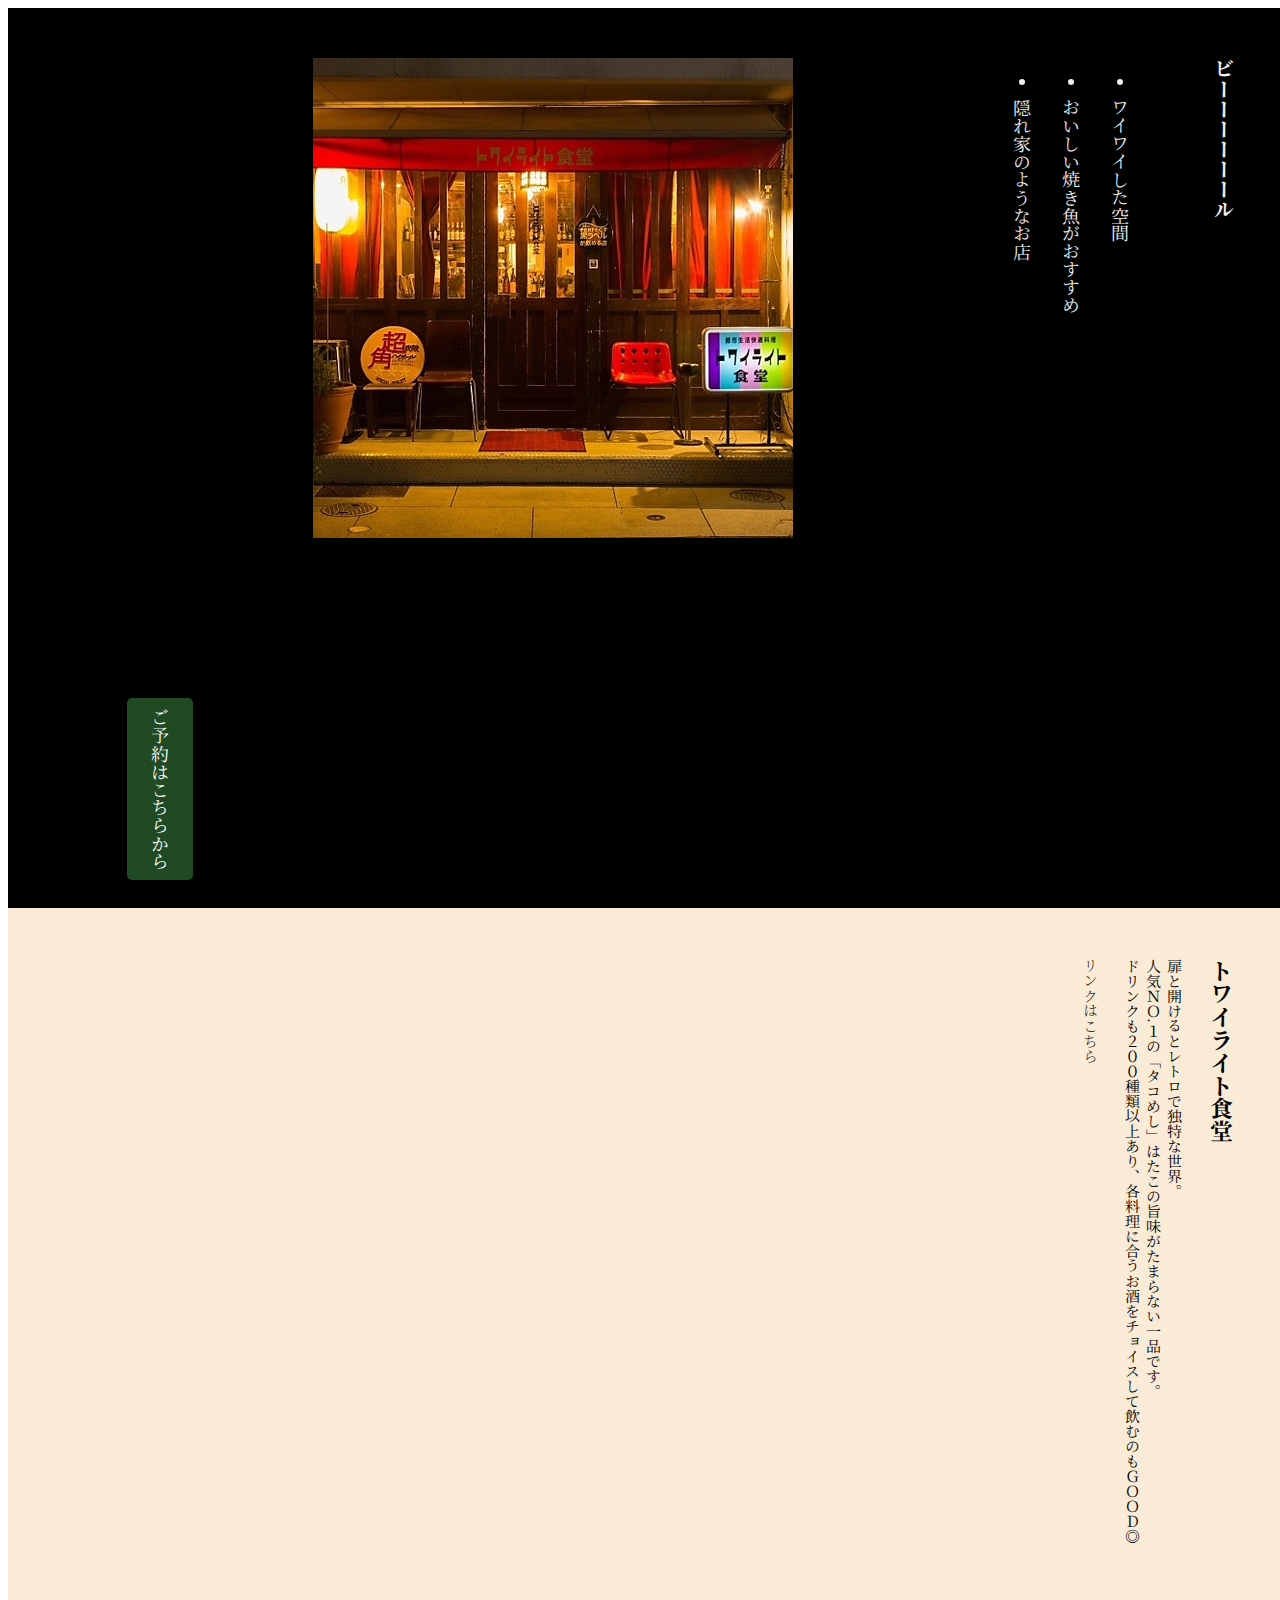
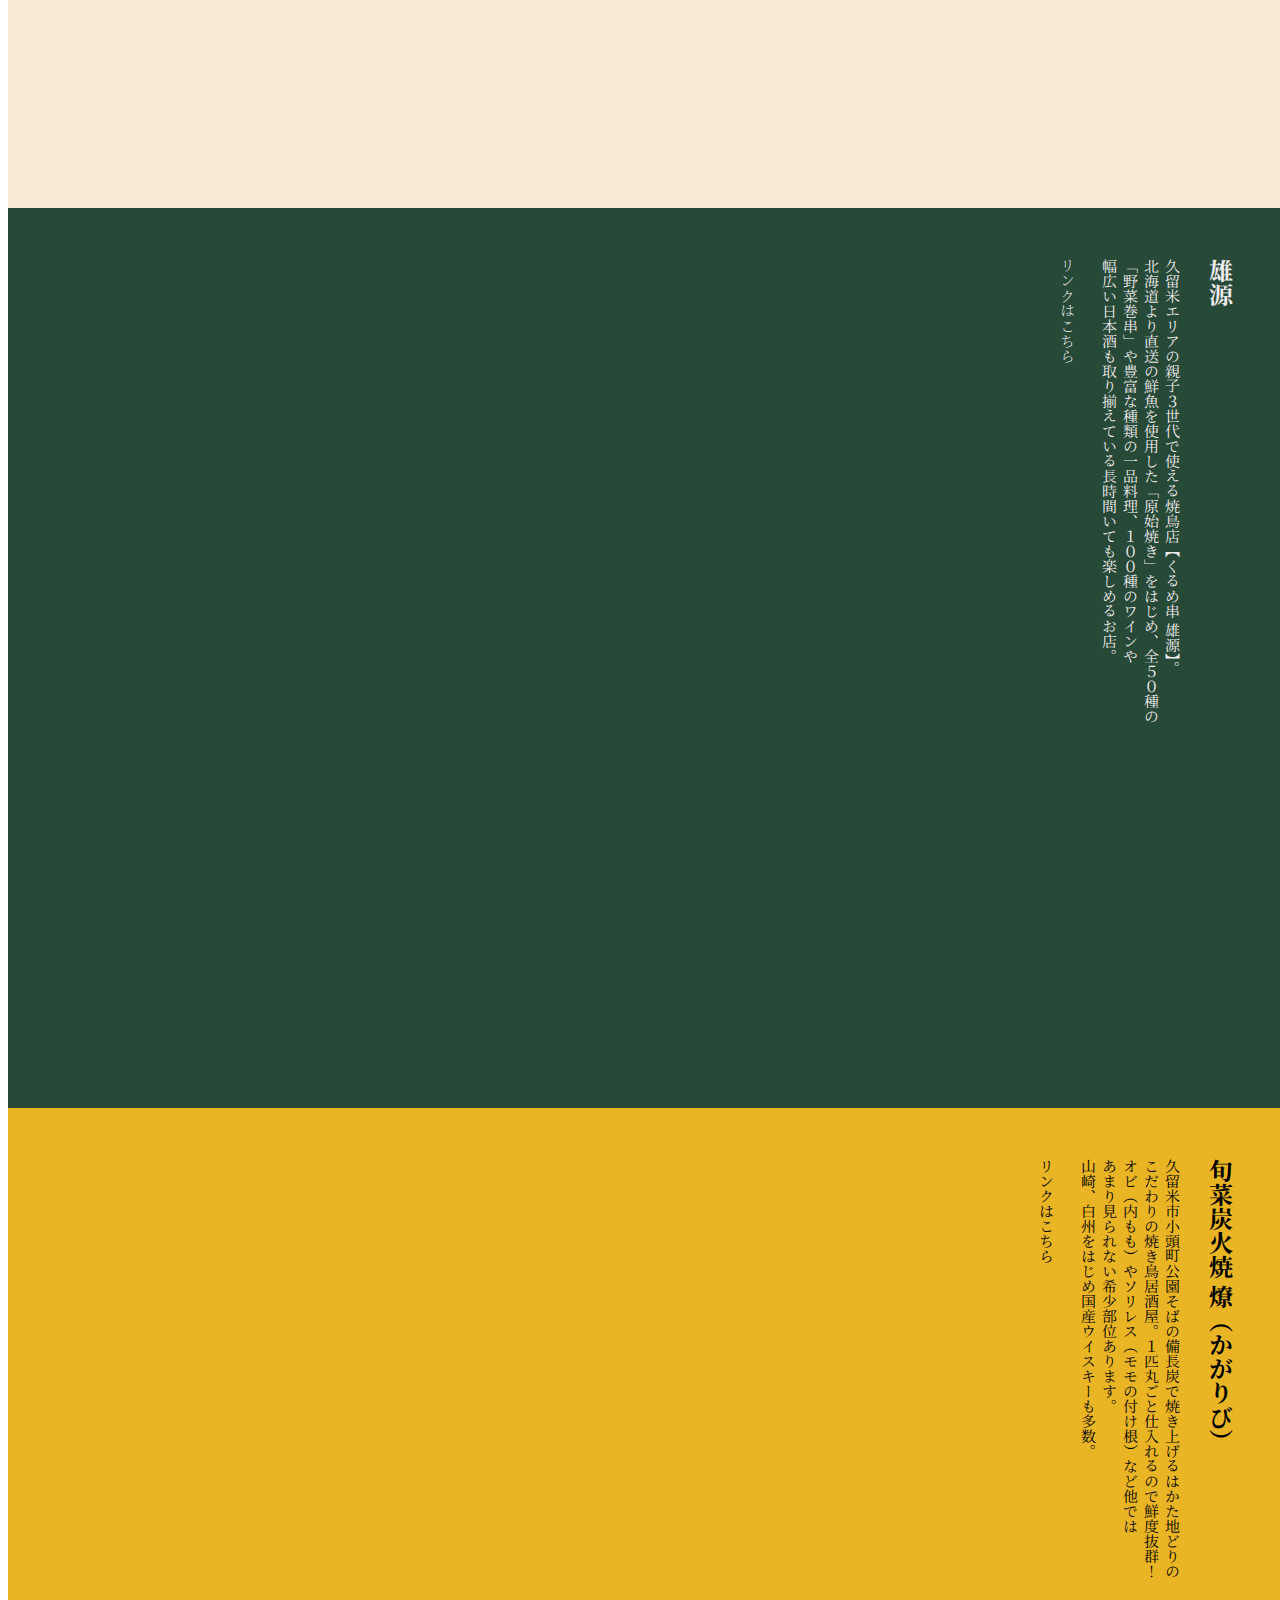
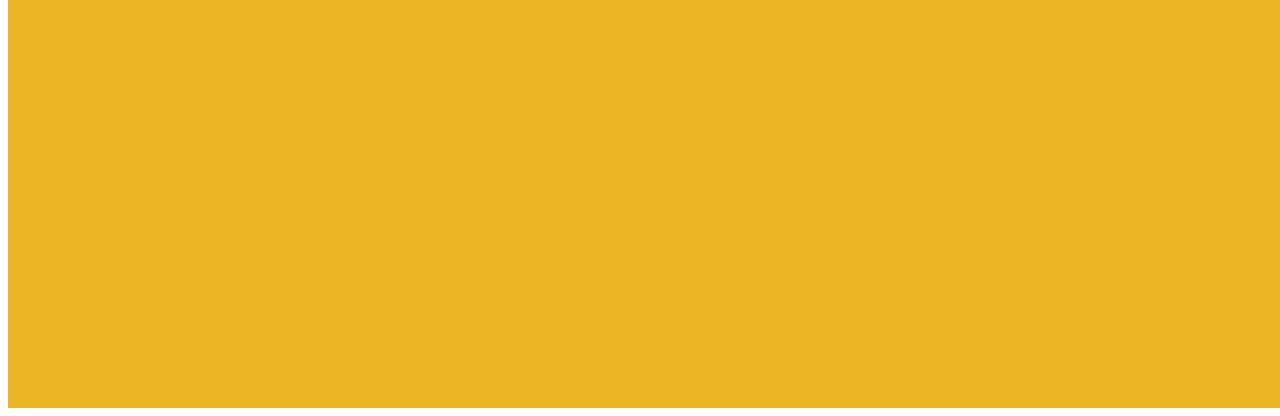
<file: index.html>
<!DOCTYPE html>
<html lang="ja">

<head>
    <meta charset="UTF-8">
    <meta name="viewport" content="width=device-width, initial-scale=1.0">
    <title>居酒屋</title>
    <link rel="stylesheet" href="style.css">
</head>

<body>
    <div class="container">
        <header>
            <div class="contain">
                <h1>ビーーーーーール</h1>
                <nav>
                    <ul class="shop" id="shop">
                        <br><br>
                        <li><a href="#twilight">ワイワイした空間</a></li>
                        <br>
                        <li><a href="#yuugen">おいしい焼き魚がおすすめ</a></li>
                        <br>
                        <li><a href="#kagaribi">隠れ家のようなお店</a></li>
                    </ul>
                </nav>

                <div class="image-container">
                    <img id="image" src="header/外観.jpg" alt="Image">
                </div>
                <div class="resever"><a href="reservation.html">ご予約はこちらから</a></div>
            </div>
        </header>

        <main>
            <section id="twilight" class="twilight">
                <div class="contain">
                    <h2 class="shopName">トワイライト食堂</h2>

                    <div class="introduction">
                        扉と開けるとレトロで独特な世界。<br>
                        人気ＮＯ.１の「タコめし」はたこの旨味がたまらない一品です。<br>
                        ドリンクも２００種類以上あり、各料理に合うお酒をチョイスして飲むのもＧＯＯＤ◎<br>
                        <br><a href="https://www.twilight-shokudo.com/" target="_self">
                            <div class="black">リンクはこちら</div>
                        </a>
                    </div>

                    <div class="gallery">
                        <img class="img" id="image1" src="トワイライト食堂/店内.jpg" alt="Image">
                        <img class="img" id="image2" src="トワイライト食堂/外観.jpg" alt="Image">
                        <img class="img" id="image3" src="トワイライト食堂/宮崎赤鶏のたたき.jpg" alt="Image">
                        <img class="img" id="image6" src="トワイライト食堂/紅ショウガだし巻き卵.jpg" alt="Image">
                        <img class="img" id="image7" src="トワイライト食堂/タコ飯.jpg" alt="Image">
                    </div>
                </div>
            </section>

            <section id="yuugen" class="yuugen">
                <div class="contain">
                    <h2 class="shopname">雄源</h2>
                    <div class="introduction">
                        久留米エリアの親子３世代で使える焼鳥店【くるめ串 雄源】。<br>
                        北海道より直送の鮮魚を使用した「原始焼き」をはじめ、全５０種の<br>
                        「野菜巻串」や豊富な種類の一品料理、１００種のワインや<br>
                        幅広い日本酒も取り揃えている長時間いても楽しめるお店。<br>
                        <br><a href="https://www.instagram.com/yakitoriyugen/" target="_self">リンクはこちら</a>
                    </div>

                    <div class="gallery">
                        <img class="img" id="image1" src="雄源/雄源外観.jpg" alt="Image">
                        <img class="img" id="image2" src="雄源/店内.jpg" alt="Image">
                        <img class="img" id="image3" src="雄源/焼き魚.jpg" alt="Image">
                        <img class="img" id="image4" src="雄源/カンパチカマ.jpg" alt="Image">
                    </div>
                </div>
            </section>


            <section id="kagaribi" class="kagaribi">
                <div class="contain">
                    <h2 class="shopname">旬菜炭火焼 燎（かがりび）</h2>
                    <div class="introduction">
                        久留米市小頭町公園そばの備長炭で焼き上げるはかた地どりの<br>
                        こだわりの焼き鳥居酒屋。１匹丸ごと仕入れるので鮮度抜群！<br>
                        オビ（内もも）やソリレス（モモの付け根）など他では<br>
                        あまり見られない希少部位あります。<br>
                        山崎、白州をはじめ国産ウイスキーも多数。<br>
                        <br><a href="https://www.instagram.com/yakitori.kagaribi.kurume/" target="_self"></a>
                        <div class="black">リンクはこちら</div>
                    </div>
                    <div class="gallery">
                        <img class="img" id="image1" src="燎/外観.jpg" alt="Image">
                        <img class="img" id="image2" src="燎/店内.jpg" alt="Image">
                        <img class="img" id="image3" src="燎/焼き鳥.jpg" alt=" Image">
                        <img class="img" id="image4" src="燎/焼き工程.jpg" alt="Image">
                        <img class="img" id="image7" src="燎/だし.jpg" alt="Image">
                    </div>
                </div>
            </section>

        </main>

        <script>

            //トップの写真配列↓
            const images = [
                'header/外観.jpg',
                'header/焼き魚.jpg',
                'header/焼き鳥.jpg',
                'header/乾杯.jpg'
            ];
            let currentImageIndex = 0;//画像が何番目のものか追跡する
            function changeImage() {
                currentImageIndex = (currentImageIndex + 1) % images.length;
                document.getElementById('image').src = images[currentImageIndex];
            }
            setInterval(changeImage, 3000);


            //各項目の写真表示↓

            const observerOptions = {
                root: null,  // ビューポート（画面）を基準に監視
                rootMargin: '0px',  // マージンを設定しない
                threshold: 0.1  // 画像が10%表示された時に発動
            };

            // IntersectionObserverのコールバック関数
            const observerCallback = (entries, observer) => {
                entries.forEach((entry, index) => {
                    if (entry.isIntersecting) {
                        const image = entry.target;
                        // 各画像が順番に表示されるように遅延を設定
                        setTimeout(() => {
                            image.classList.add('show'); // 画像にshowクラスを追加し、アニメーションを発動
                        }, index * 300); // 300msの遅延で順番に表示

                        observer.unobserve(image); // 1度表示したら監視を停止
                    }
                });
            };

            // IntersectionObserverを作成
            const observer = new IntersectionObserver(observerCallback, observerOptions);

            // すべての画像を監視
            const imagesToObserve = document.querySelectorAll('.img');
            imagesToObserve.forEach(image => {
                observer.observe(image); // 各画像に対して監視を開始
            });
        </script>

</body>

</html>
</file>
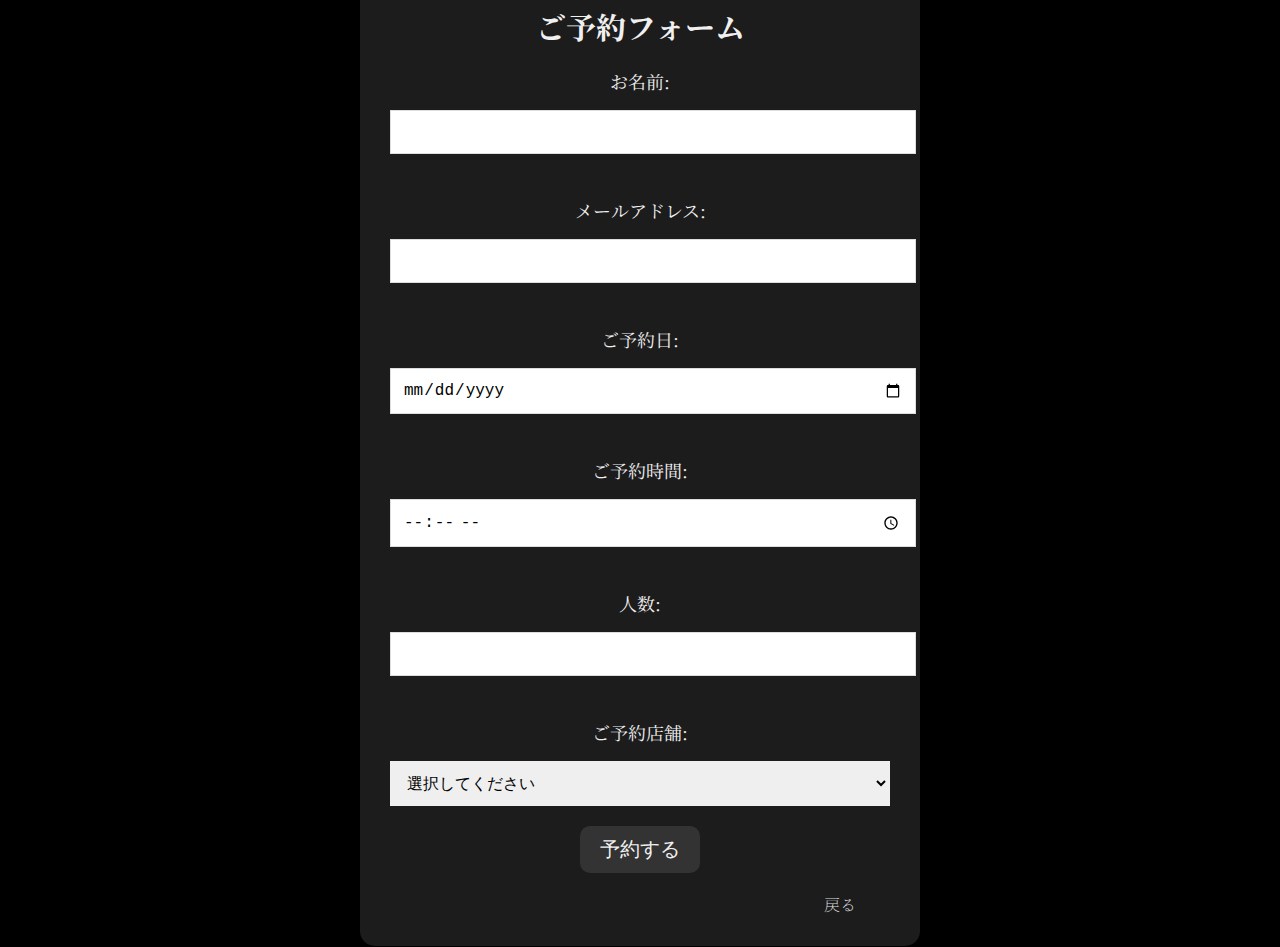
<file: reservation.html>
<!DOCTYPE html>
<html lang="ja">

<head>
    <meta charset="UTF-8">
    <meta name="viewport" content="width=device-width, initial-scale=1.0">
    <title>ご予約フォーム</title>
    <link href="https://fonts.googleapis.com/css2?family=Noto+Serif+JP:wght@200..900&display=swap" rel="stylesheet">
    <link rel="stylesheet" href="style02.css">
</head>

<body>
    <div class="form-container">
        <h1>ご予約フォーム</h1>
        <form action="your-server-side-script.php" method="POST">
            <label for="name">お名前:</label>
            <input type="text" id="name" name="name" required><br><br>

            <label for="email">メールアドレス:</label>
            <input type="email" id="email" name="email" required><br><br>

            <label for="date">ご予約日:</label>
            <input type="date" id="date" name="date" required><br><br>

            <label for="time">ご予約時間:</label>
            <input type="time" id="time" name="time" required><br><br>

            <label for="guests">人数:</label>
            <input type="number" id="guests" name="guests" required><br><br>

            <label for="guests">ご予約店舗:</label>
            <select name="shop" id="shop">
                <option value="">選択してください</option>
                <option value="トワイライト食堂">トワイライト食堂</option>
                <option value="雄源">雄源</option>
                <option value="燎">旬菜炭火焼 燎（かがりび）</option>
                <br><br>
            </select>

            <input type="submit" value="予約する">
        </form>
        <div class="home"><a href="index.html">戻る</a></div>
    </div>


</body>

</html>
</file>
<file: style.css>
@import url('https://fonts.googleapis.com/css2?family=Figtree:ital,wght@0,300..900;1,300..900&family=Noto+Serif+JP:wght@200..900&display=swap');

header {
    height: 100%;
    font-weight: bold;
    background-color: #000000;
    color: #f1f0f0;
    font-family: 'Noto Serif JP', serif;
    writing-mode: vertical-rl;
    width: 100%;
}

.contain {
    margin: 50px;
}

body {
    font-family: 'Noto Serif JP', serif;
    width: 100%;
}

h1 {
    font-size: 20px;
    margin: 0 30px;
}

a {
    font-size: 18px;
    color: #f1f0f0;
    font-weight: lighter;
    text-decoration: none;
}

a:hover {
    color: rgb(67, 132, 87);
}

.image-container {
    position: relative;
    /* 画像の親要素に相対的な位置を設定 */
    padding: 0 200px;
    width: 400px;
    flex-wrap: wrap;
    overflow: hidden;
}

.shopName {
    font-size: 23px;
}

.introduction {
    font-size: 15px;
}

.introduction a {
    font-size: 15px;
}

.resever {
    position: absolute;
    /* テキストを画像の上に配置 */
    bottom: 20px;
    /* 画像の下部に配置 */
    background-color: rgba(61, 147, 70, 0.5);
    /* 半透明の背景を追加してテキストを目立たせる */
    color: white;
    /* テキストの色 */
    font-size: 18px;
    padding: 10px 20px;
    /* テキスト周りに余白を追加 */
    border-radius: 5px;
    /* 角を丸く */
    text-align: center;
}

.resever a {
    color: white;
    /* リンクの色 */
    text-decoration: none;
    /* リンクの下線を消す */
}

.resever a:hover {
    color: rgb(67, 132, 87);
    /* ホバー時の色 */
}


.black {
    font-size: 15px;
    color: #000000;
}

.black:hover {
    color: rgb(67, 132, 87);
    /* 色を変更 */
}

.gallery {
    flex-wrap: wrap;
    /* 画面内に収まるように調整 */
}

.gallery img {
    width: 250px;
    box-shadow: 0 4px 8px rgba(0, 0, 0, 0.2);
    object-fit: cover;
}

.img {
    opacity: 0;
    transform: translateY(20px);
    transition: opacity 1s ease, transform 1s ease;
    background-color: #ddd;
    /* 画像が読み込まれない場合にグレーの背景色を表示 */
    object-fit: cover;
    /* 画像が枠内に収まるようにトリミングして表示 */
}

.img.show {
    opacity: 1;
    transform: translateY(0);
}

#image1 {
    margin: 50px 30px 0 0;
}

#image2 {
    margin: 10px 0 0 0;
}

#image3 {
    margin: 20px 30px 0 30px;
}

#image6 {
    margin: 0 0 0 30px;
}

#image7 {
    margin: 10px;
    height: 200px;
}

.twilight {
    writing-mode: vertical-rl;
    background-color: antiquewhite;
    color: #000000;
    width: 100%;
}

.yuugen {
    writing-mode: vertical-rl;
    background-color: rgb(39, 73, 56);
    color: #efecec;
    width: 100%;
}

.kagaribi {
    writing-mode: vertical-rl;
    background-color: rgb(234, 181, 36);
    color: #000000;
    width: 100%;
}
</file>
<file: style02.css>
/* フォント設定 */
body {
    font-family: 'Noto Serif JP', serif;
    background-color: #000000;
    color: #ffffff;
    margin: 0;
    padding: 0;
    display: flex;
    justify-content: center;
    align-items: center;
    height: 100vh;
    text-align: center;
}

/* フォーム全体のデザイン */
.form-container {
    background-color: #1c1c1c;
    border-radius: 15px;
    padding: 30px;
    width: 80%;
    max-width: 500px;
    margin: 20px;
}

/* ヘッダー（タイトル）のスタイル */
h1 {
    font-size: 30px;
    margin-bottom: 20px;
    color: #f1f0f0;
}

/* ラベルのスタイル */
label {
    display: block;
    /* 同じ行にこないように */
    font-size: 18px;
    margin-bottom: 8px;
    color: #f1f0f0;
}

/* 入力フォームのスタイル */
input[type="text"],
input[type="email"],
input[type="date"],
input[type="time"],
input[type="number"],
select[name="shop"] {
    width: 100%;
    padding: 12px;
    margin: 8px 0 20px 0;
    border: 1px solid #ddd;
    color: #000000;
    font-size: 16px;
}

input[type="text"]:focus,
input[type="email"]:focus,
input[type="date"]:focus,
input[type="time"]:focus,
input[type="number"]:focus,
select[name="shop"] {
    outline: none;
    border-color: #f1f0f0;
}

/* 送信ボタンのスタイル */
input[type="submit"] {
    background-color: #333333;
    color: #f1f0f0;
    font-size: 20px;
    padding: 10px 20px;
    border: none;
    border-radius: 10px;
}

input[type="submit"]:hover {
    background-color: #444444;
}

/* フォーム内のマージン調整 */
form {
    display: block;
    margin: 0;
}

.home {
    margin: 20px 0 0 400px;

}

.home a {
    font-weight: lighter;
    text-decoration: none;
    color: #ddd;
}

a:hover {
    color: rgb(43, 126, 98);
}
</file>
